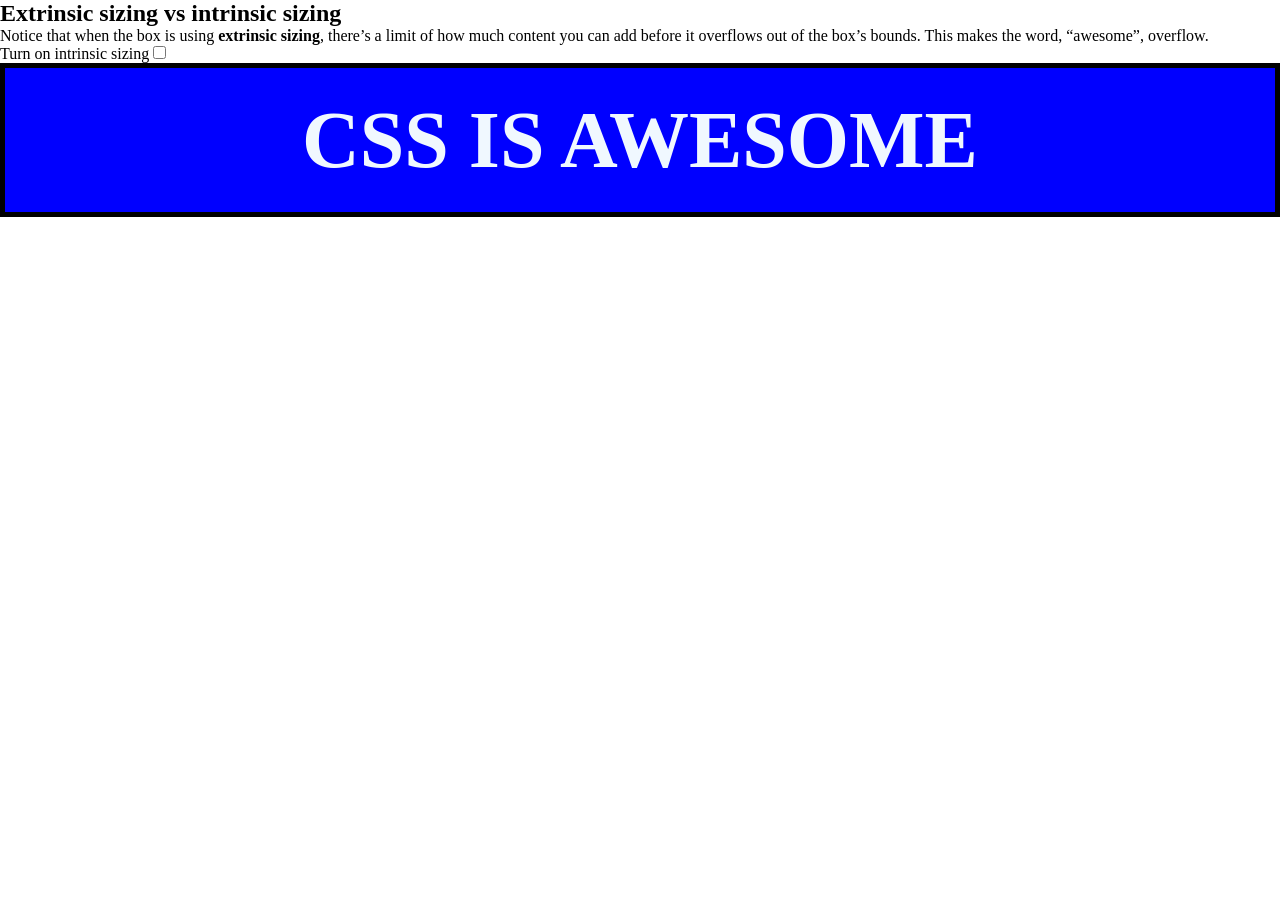
<file: index.html>
<!DOCTYPE html>
<html lang="en">
<head>
    <meta charset="UTF-8">
    <meta name="viewport" content="width=device-width, initial-scale=1.0">
    <title>Document</title>
    <link rel="stylesheet" href="css/style.css">
</head>

<body>
   <main>
  <div class="wrapper">
    <article class="flow">
      <h1>Extrinsic sizing vs intrinsic sizing</h1>
      <figure class="callout">
        <p>
          Notice that when the box is using <strong>extrinsic sizing</strong>, there’s
          a limit of how much content you can add before it overflows out of the box’s
          bounds. This makes the word, “awesome”, overflow.
        </p>
      </figure>
      <label class="toggle" for="intrinsic-switch">
        <span class="toggle__label">Turn on intrinsic sizing</span>
        <input type="checkbox" role="switch" class="toggle__element" id="intrinsic-switch" />
        <div class="toggle__decor" aria-hidden="true">
          <div class="toggle__thumb"></div>
        </div>
      </label>
      <p class="awesome" data-element="awesome">CSS is awesome</p>
    </article>
  </div>
</main>

</body>
</html>
</file>
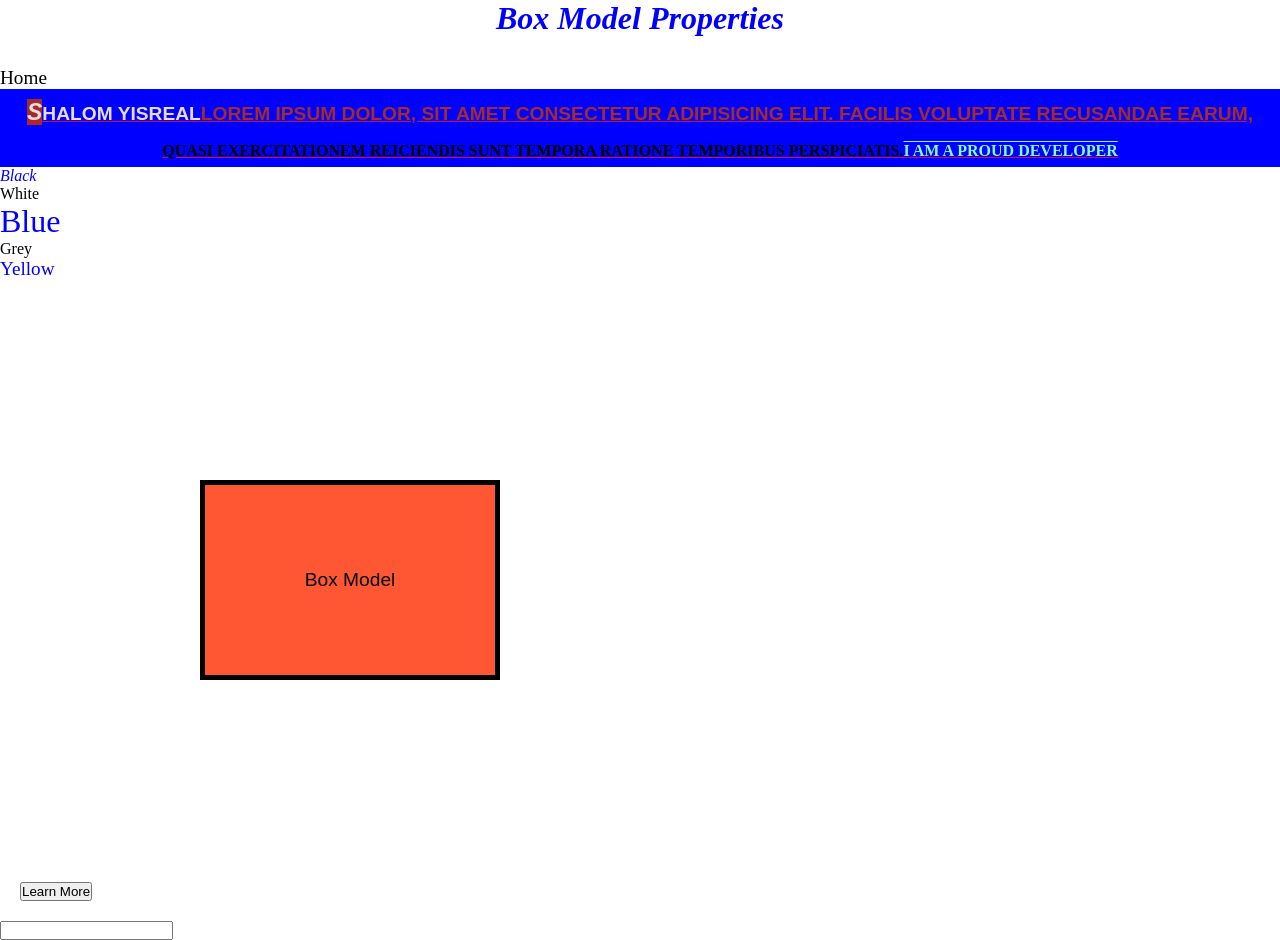
<file: box.html>
<!DOCTYPE html>
<html lang="en">
<head>
    <meta charset="UTF-8">
    <meta name="viewport" content="width=device-width, initial-scale=1.0">
    <title>Box Model Properties</title>
    <link rel="stylesheet" href="./box.css">
</head>
<body>
    <h1>Box Model Properties</h1>
      <a href="#">Home</a>
    <p>Lorem ipsum dolor, sit amet consectetur adipisicing elit. Facilis voluptate recusandae earum, quasi exercitationem reiciendis sunt tempora ratione temporibus perspiciatis.</p>

    <ul>
        <li class="li item1">Black</li>
        <li class="li item2">White</li>
        <li class="li item3">Blue</li>
        <li class="li item4">Grey</li>
        <li class="li item5">Yellow</li>
    </ul>
    <div class="box">Box Model</div>
    <div class="learn">
        <button >Learn More</button>
    </div>
    <input type="text">
</body>
</html>
</file>
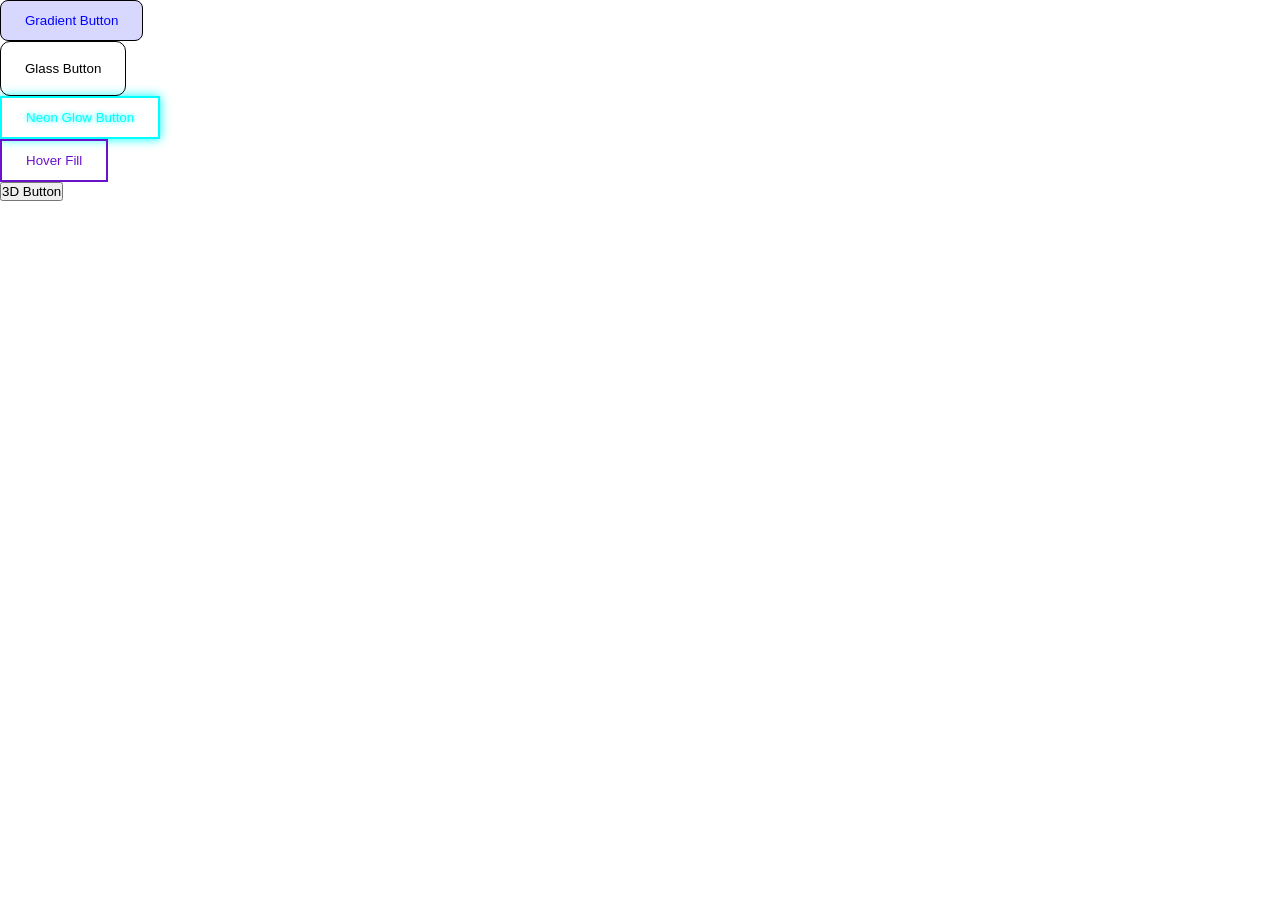
<file: buttons.html>
<!DOCTYPE html>
<html lang="en">
<head>
    <meta charset="UTF-8">
    <meta name="viewport" content="width=device-width, initial-scale=1.0">
    <title>Buttions Designs</title>
    <link rel="stylesheet" href="./css/button.css">
</head>
<body>
    <divc > <button class="btn-gradient">Gradient Button</button></div>
    <divc > <button class="btn-glass">Glass Button</button></div>
        <divc> <button  class="btn-neon">Neon Glow Button</button></div>
            <divc > <button class="btn-outline">Hover Fill </button></div>
                <div><button>3D Button</Button></button></div>

</body>
</html>
</file>
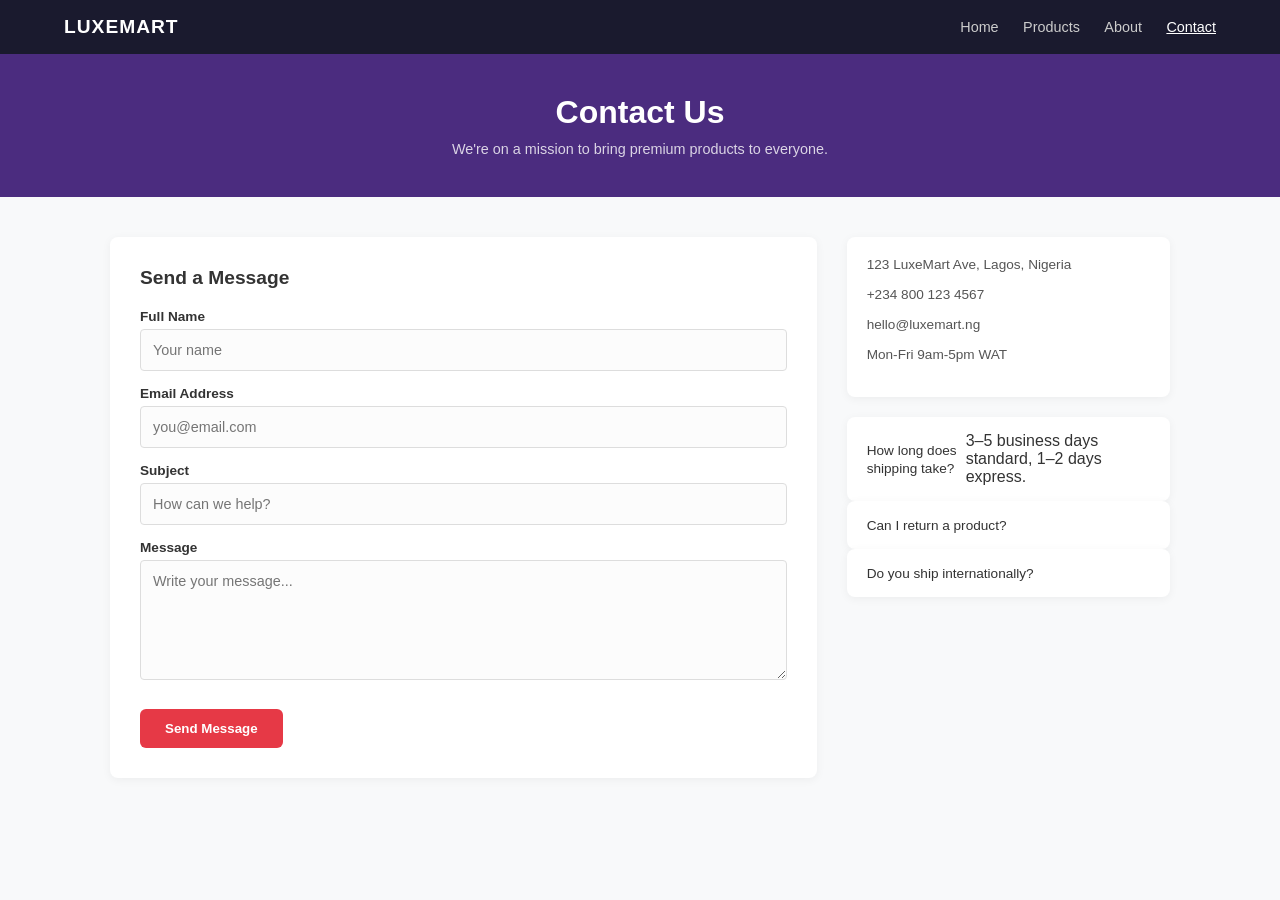
<file: contact.html>
<!DOCTYPE html>
<html lang="en">
<head>
    <meta charset="UTF-8">
    <meta name="viewport" content="width=device-width, initial-scale=1.0">
    <title>LuxeMart - Contact Us</title>
    <link rel="stylesheet" href="./css/contact.css">
</head>
<body>

    <header>
        <div class="logo">LUXEMART</div>
        <nav>
            <a href="#">Home</a>
            <a href="#">Products</a>
            <a href="#">About</a>
            <a href="#" class="active">Contact</a>
        </nav>
    </header>

    <section class="hero">
        <h1>Contact Us</h1>
        <p>We're on a mission to bring premium products to everyone.</p>
    </section>

    <div class="container">
        <main class="contact-form-section">
            <h2>Send a Message</h2>
            <form>
                <div class="form-group">
                    <label>Full Name</label>
                    <input type="text" placeholder="Your name">
                </div>
                <div class="form-group">
                    <label>Email Address</label>
                    <input type="email" placeholder="you@email.com">
                </div>
                <div class="form-group">
                    <label>Subject</label>
                    <input type="text" placeholder="How can we help?">
                </div>
                <div class="form-group">
                    <label>Message</label>
                    <textarea placeholder="Write your message..."></textarea>
                </div>
                <button type="submit" class="send-btn">Send Message</button>
            </form>
        </main>

        <aside class="sidebar">
            <div class="info-card">
                <div class="info-line">
                    <div class="icon-square"></div>
                    123 LuxeMart Ave, Lagos, Nigeria
                </div>
                <div class="info-line">
                    <div class="icon-square"></div>
                    +234 800 123 4567
                </div>
                <div class="info-line">
                    <div class="icon-square"></div>
                    hello@luxemart.ng
                </div>
                <div class="info-line">
                    <div class="icon-square"></div>
                    Mon-Fri 9am-5pm WAT
                </div>
            </div>

            <div class="faq-container">
                <div class="faq-item expanded">
                    <div class="faq-header">
                        <span>How long does shipping take?</span>
                        <div class="arrow-down"></div>
                    </div>
                    <div class="faq-body">
                        3–5 business days standard, 1–2 days express.
                    </div>
                </div>

                <div class="faq-item">
                    <div class="faq-header">
                        <span>Can I return a product?</span>
                        <div class="red-square"></div>
                    </div>
                </div>

                <div class="faq-item">
                    <div class="faq-header">
                        <span>Do you ship internationally?</span>
                        <div class="red-square"></div>
                    </div>
                </div>
            </div>
        </aside>
    </div>

</body>
</html>
</file>
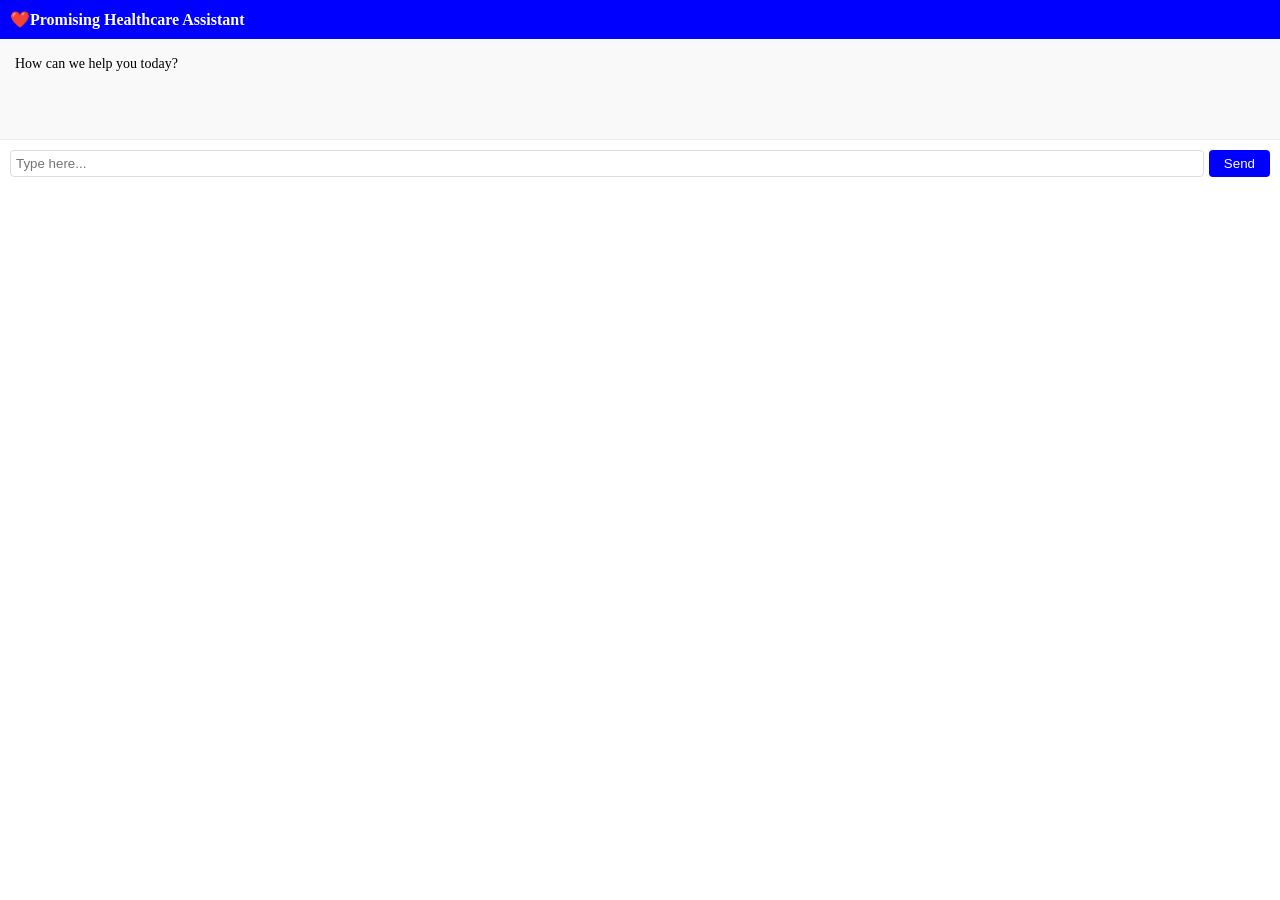
<file: java.html>
<!DOCTYPE html>
<html>
<head>
  <title>AI Chatbot</title>
  <link rel="stylesheet" href="./css/java.css">
</head>
<body>
    <div class="healthcare-assistant">
  <div class="header">
    <span class="heart-icon">❤️</span> 
    Promising Healthcare Assistant
  </div>
  
  <div class="chat-body">
    How can we help you today?
  </div>
  
  <div class="chat-footer">
    <input type="text" placeholder="Type here...">
    <button>Send</button>
  </div>
</div>


<script>
async function sendMessage() {
  const input = document.getElementById("userInput").value;

  const res = await fetch("https://your-backend-url/chat", {
    method: "POST",
    headers: {"Content-Type": "application/json"},
    body: JSON.stringify({ message: input })
  });

  const data = await res.json();

  document.getElementById("chatBox").innerHTML += `
    <p><strong>You:</strong> ${input}</p>
    <p><strong>Clinic:</strong> ${data.reply}</p>
  `;
}
</script>
</body>
</html>
</file>
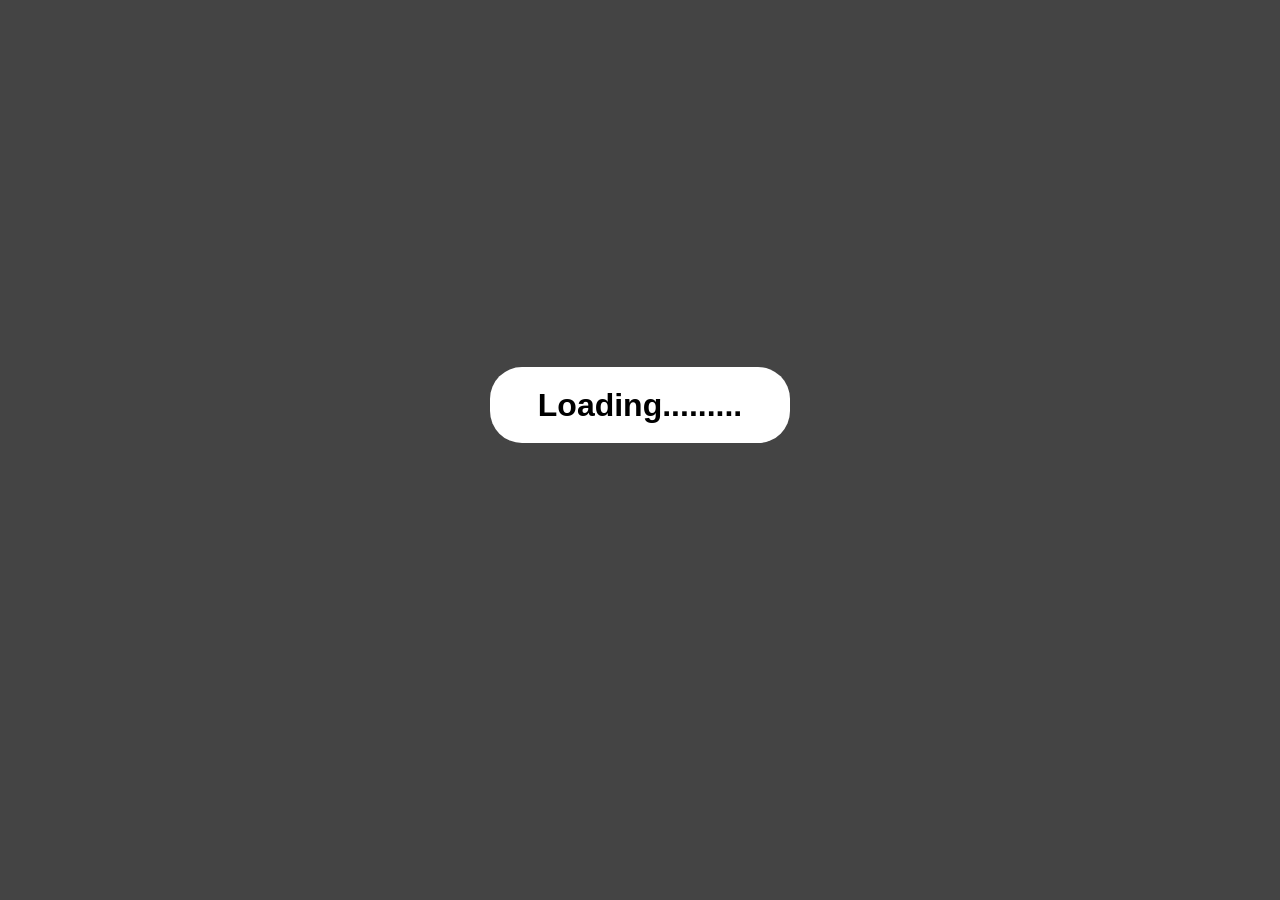
<file: loader.html>
<!DOCTYPE html>
<html lang="en">
<head>
    <meta charset="UTF-8">
    <meta name="viewport" content="width=device-width, initial-scale=1.0">
    <title>loader</title>
    <link rel="stylesheet" href="./css/loader.css">
</head>
<body>
    <div class="progress">
        <div class="prograss_bar">
            <div class="progress_text">Loading.........</div>
        </div>
    </div>
    
</body>
</html>
</file>
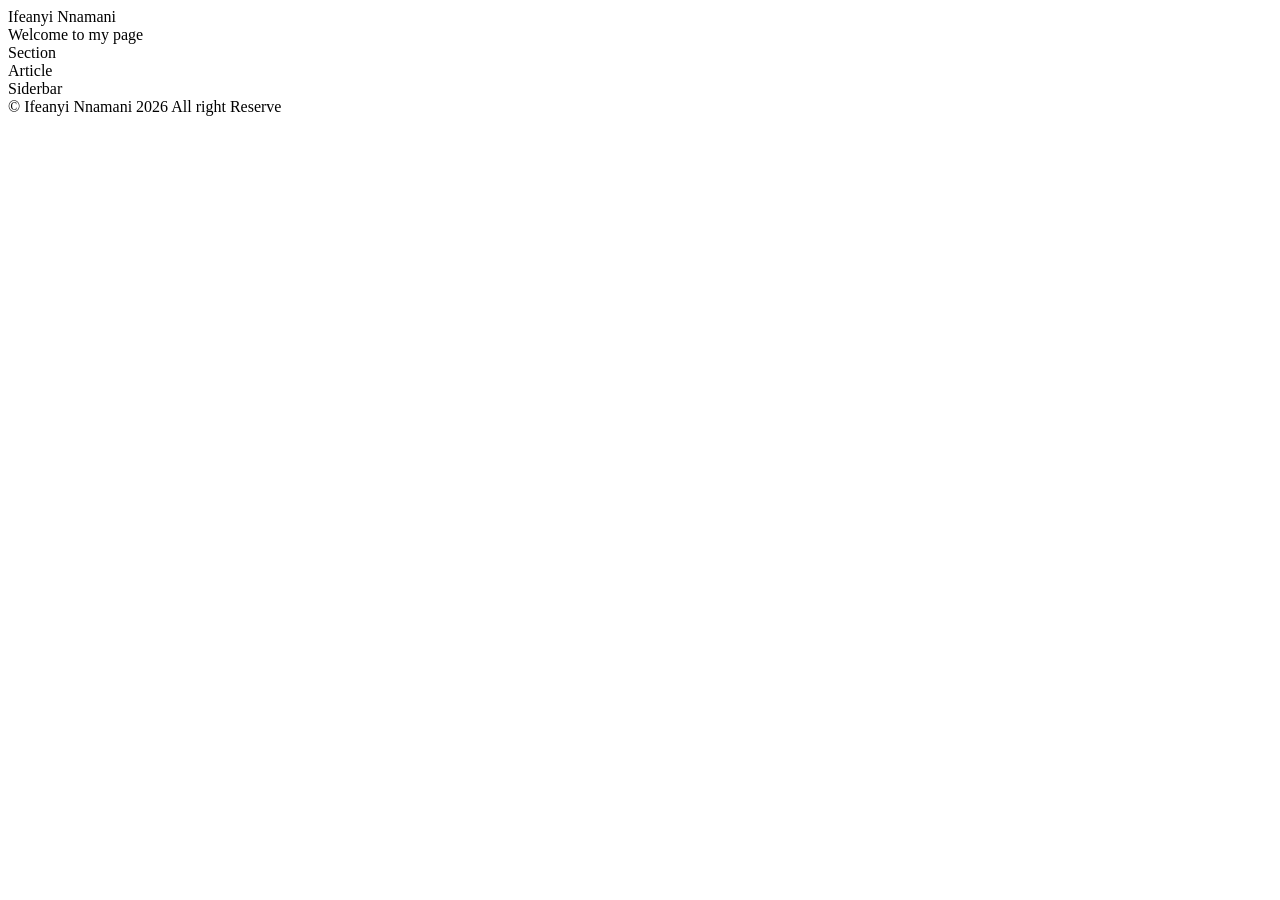
<file: structure.html>
<!DOCTYPE html>
<html lang="en">
<head>
    <meta charset="UTF-8">
    <meta name="viewport" content="width=device-width, initial-scale=1.0">
    <title>Document</title>
</head>
<body>
    <header> Ifeanyi Nnamani </header>
    <nav>Welcome to my page</nav>
    <main>
        <section> Section</section>
        <article>Article</article>
        <aside>Siderbar</aside>
    </main>
    <footer>&copy; Ifeanyi Nnamani 2026 All right Reserve</footer>
</body>
</html>
</file>
<file: css/style.css>
* {
    margin: 0;
    padding: 0;
    box-sizing: border-box;
}

.awesome {
  text-transform: uppercase;
  font-size: 5rem;
  font-weight: 700;
  line-height: 1;
  border: 5px solid black;
  padding: 2rem;

/* The important extrinsic width */
  /*width: 320px;*/
  
}

.awesome[data-sizing="intrinsic"] {
  width:min-content;
}

/*Presentational styles */
.awesome {
  text-align: center;
  background-color: blue;
  color: aliceblue;

}
</file>
<file: box.css>
*{
    margin: 0;
    padding:0;
    box-sizing: border-box;
}

h1 {
    font-family: 'Times New Roman', Times, serif;
    font-style: italic;
    color: blue;
    text-align: center;
    margin-bottom: 30px


}
p{
    line-height: 2;
    text-align: center;
    text-transform: uppercase;
    background-color: blue;
    font-weight: 700;
   text-decoration: underline;
   text-decoration-color: rgb(215, 15, 49);
   
}
.box {
    width: 300px;
    height: 200px;
    padding: 20px;
    border: 5px solid black;
    margin: 200px;
    background-color: rgba(255,87,51,10);
    align-content: center;
    text-align: center;
    display: block;
    font-size: larger;
    font-family: Verdana, Geneva, Tahoma, sans-serif;
    justify-content: center;
}
.learn {
    margin: 20px;
    font-size: large;
    color: white
    ba

}
.learn :hover {
    color: blue;
    text-decoration: underline;
    transform: rotateX('30deg');

}
.learn :active{
    background-color: brown;
}
input :focus{
    border: 2px solid rgb(67, 11, 221);
}
a {
    text-decoration: none;
    color: black;
    font-size: larger;

}
a:hover {
    color: blue;
    text-decoration: underline;
}
li:last-child {
    font-size: larger;
    color: blue;
    
}
li:first-child {
    font-style: italic;
    color: blue;
}
li:nth-child(3) {
    color: blue;
    font-size: xx-large;
}
p::before{
    content: "Shalom Yisreal"; color: rgb(232, 219, 219);
}
p::after{
    content: "I am a proud Developer"; color: aquamarine;
    text-decoration:overline;
}
p::first-letter{
    background-color: brown;
    font-style: italic; font-size: larger;
}
p::first-line{
    font-family: Verdana, Geneva, Tahoma, sans-serif;
    font-size: larger;
    color: brown;

   














}
</file>
<file: css/button.css>
*{
    margin: 0;
    padding: 0;
    box-sizing: border-box;
}
.btn-gradient {
    background:rgba(200,200,300,0.7); 
    backdrop-filter: blur(10px);
    border: 1px solid black;
    color: blue;
    padding: 12px 24px;
    border-radius: 8px;
    display: flex;
    flex-direction: column;
    cursor:pointer;
    transition: 0.35;
     position: relative;
}
.btn-gradient:hover {
    box-shadow: 0 0 15px rgba(101,126,255,0.7);
}
.btn-glass{
    background: rgba(300,255,255,0.1);
    backdrop-filter: (10px);
    border:1px solid black;
    color: black;
    padding: 19px 24px;
    border-radius: 10px;
    cursor: pointer;
}
.btn-neon{
    background:white;
    color:#0ff;
    border: 2px solid #0ff;
    padding:12px 24px;
    text-shadow: 0 0 5px #0ff;
    box-shadow: 0 0 10px #0ff;
    cursor: pointer;
    display: flex;
}
.btn-outline{
    border:2px solid #6a11cb;
    color:#6a11cb;
    padding:12px 24px;
    background: transparent;
    transition:0.3s;
    cursor: pointer;
    display: flex;
    flex-direction: column;
  
}
.btn-outline:hover{
    background: #6a11cb;
    color:white;
}
.btn-3d{
    background: #2575fc;
    color:white;
    padding:12px 24px;
    border-radius: 8px;
    box-shadow:0.5px 0 #1a5edb ;

}

.btn-3d :active {
    transform: translateY(5px);
    box-shadow: none;
}
</file>
<file: css/contact.css>
/* Base Styles */
        * {
            margin: 0;
            padding: 0;
            box-sizing: border-box;
            font-family: 'Segoe UI', Tahoma, Geneva, Verdana, sans-serif;
        }

        body {
            background-color: #f8f9fa;
            color: #333;
        }

        /* Navbar */
        header {
            background-color: #1a1a2e;
            color: white;
            padding: 1rem 5%;
            display: flex;
            justify-content: space-between;
            align-items: center;
        }

        .logo {
            font-weight: bold;
            font-size: 1.2rem;
            letter-spacing: 1px;
        }

        nav a {
            color: #ccc;
            text-decoration: none;
            margin-left: 20px;
            font-size: 0.9rem;
        }

        nav a:hover, nav a.active {
            color: white;
            text-decoration: underline;
        }

        /* Hero Section */
        .hero {
            background-color: #4b2c7f; /* Purple tone from image */
            color: white;
            text-align: center;
            padding: 40px 20px;
        }

        .hero h1 {
            font-size: 2rem;
            margin-bottom: 10px;
        }

        .hero p {
            font-size: 0.9rem;
            opacity: 0.8;
        }

        /* Main Layout */
        .container {
            max-width: 1100px;
            margin: 40px auto;
            display: flex;
            gap: 30px;
            padding: 0 20px;
        }

        .contact-form-section {
            flex: 2;
            background: white;
            padding: 30px;
            border-radius: 8px;
            box-shadow: 0 2px 10px rgba(0,0,0,0.05);
        }

        .sidebar {
            flex: 1;
            display: flex;
            flex-direction: column;
            gap: 20px;
        }

        /* Form Styling */
        h2 {
            margin-bottom: 20px;
            font-size: 1.2rem;
        }

        .form-group {
            margin-bottom: 15px;
        }

        label {
            display: block;
            font-size: 0.85rem;
            margin-bottom: 5px;
            font-weight: 600;
        }

        input, textarea {
            width: 100%;
            padding: 12px;
            border: 1px solid #ddd;
            border-radius: 4px;
            background-color: #fcfcfc;
            font-size: 0.9rem;
        }

        textarea {
            height: 120px;
            resize: vertical;
        }

        .send-btn {
            background-color: #e63946;
            color: white;
            border: none;
            padding: 12px 25px;
            border-radius: 6px;
            cursor: pointer;
            font-weight: bold;
            margin-top: 10px;
        }

        .send-btn:hover {
            background-color: #d62828;
        }

        /* Sidebar Cards */
        .info-card, .faq-item {
            background: white;
            padding: 20px;
            border-radius: 8px;
            box-shadow: 0 2px 10px rgba(0,0,0,0.05);
        }

        .info-line {
            display: flex;
            align-items: center;
            margin-bottom: 15px;
            font-size: 0.85rem;
            color: #555;
        }

        .icon-box {
            width: 12px;
            height: 12px;
            background-color: #1a1a2e;
            margin-right: 15px;
        }

        /* FAQ Accordion Style */
        .faq-section {
            display: flex;
            flex-direction: column;
            gap: 10px;
        }

        .faq-item {
            display: flex;
            justify-content: space-between;
            align-items: center;
            cursor: pointer;
            padding: 15px 20px;
        }

        .faq-item span {
            font-size: 0.85rem;
            font-weight: 500;
        }

        .faq-indicator {
            width: 10px;
            height: 10px;
            background-color: #e63946;
        }

        .faq-content {
            background: #fff;
            padding: 0 20px 15px 20px;
            font-size: 0.8rem;
            color: #666;
            margin-top: -10px;
            border-radius: 0 0 8px 8px;
        }

        /* Mobile Responsive */
        @media (max-width: 768px) {
            .container {
                flex-direction: column;
            }
        }
</file>
<file: css/java.css>
*{
    margin:0;
    padding :0;
    box-sizing: border-box;

}
* Container for the entire assistant widget */
.healthcare-assistant {
  width: 300px;
  border: 1px solid #ccc;
  border-radius: 10px;
  overflow: hidden;
  font-family: Arial, sans-serif;
  display: flex;
  flex-direction: column;
  box-shadow: 0 4px 10px rgba(0,0,0,0.1);
}

/* Header styling based on your image */
.header {
  background-color: #0000ff; /* Blue background */
  color: white;
  padding: 10px;
  display: flex;
  align-items: center;
  font-weight: bold;
  
}

.header img {
  width: 20px;
  margin-right: 8px;
}

/* Chat display area */
.chat-body {
  padding: 15px;
  background-color: #f9f9f9;
  min-height: 100px;
  font-size: 14px;
  line-height: 1.4;
}

/* Input and Button area */
.chat-footer {
  padding: 10px;
  background: #fff;
  border-top: 1px solid #eee;
  display: flex;
  gap: 5px;
}

input {
  flex-grow: 1;
  padding: 5px;
  border: 1px solid #ddd;
  border-radius: 4px;
}

/* Update your existing button style to include a transition */
button {
  background-color: #0000ff;
  color: white;
  border: none;
  padding: 5px 15px;
  border-radius: 4px;
  cursor: pointer;
  /* Adds a smooth 0.3-second fade when hovering */
  transition: background-color 0.3s ease, transform 0.2s ease;
}

/* The hover state */
button:hover {
  background-color: #0000cc; /* A slightly darker blue */
  transform: translateY(-2px); /* Makes the button "float" up slightly */
  box-shadow: 0 4px 8px rgba(0, 0, 0, 0.2); /* Adds a subtle shadow */
}

/* Optional: Active state for when the button is clicked */
button:active {
  transform: translateY(0); /* Returns to original position when clicked */
}
</file>
<file: css/loader.css>
*{
    margin: 0;
    padding: 0;
    box-sizing: border-box;
}
.progress{
    width: 300px;
    padding: 1em;
    font-size: 1.2rem;
    border-radius: 2rem;
    background: white;
    overflow: clip;
    display: grid;
    box-shadow: 0 0 0 4px,  #444, 
    0 0 0 6px white;

}
.progress_bar,
.progress_text{
    grid-area: 1 / 1;
}
.progress_bar{
    background: #444;
    margin:-1em;
    transform: scaleX(0);
    transform-origin: right;
    animation: grow 4s ease-in-out infinite alternate;
}
.progress_text{
    display: flex;
    align-items: center;
    justify-content: center;
    z-index: 1;
    mix-blend-mode: difference;
    font-weight: bold;
    font-size: 2rem;

}
body {
    font-family: sans-serif;
    background: #444;
    color:#fff;
    display: flex;
    min-height: 90vh;
    align-items: center;
    justify-content: space-evenly;
}
@keyframes grow{
    from {
        transform:scalex(0);
    }
    to{
        transform: scaleX(1);
    }
}
</file>
